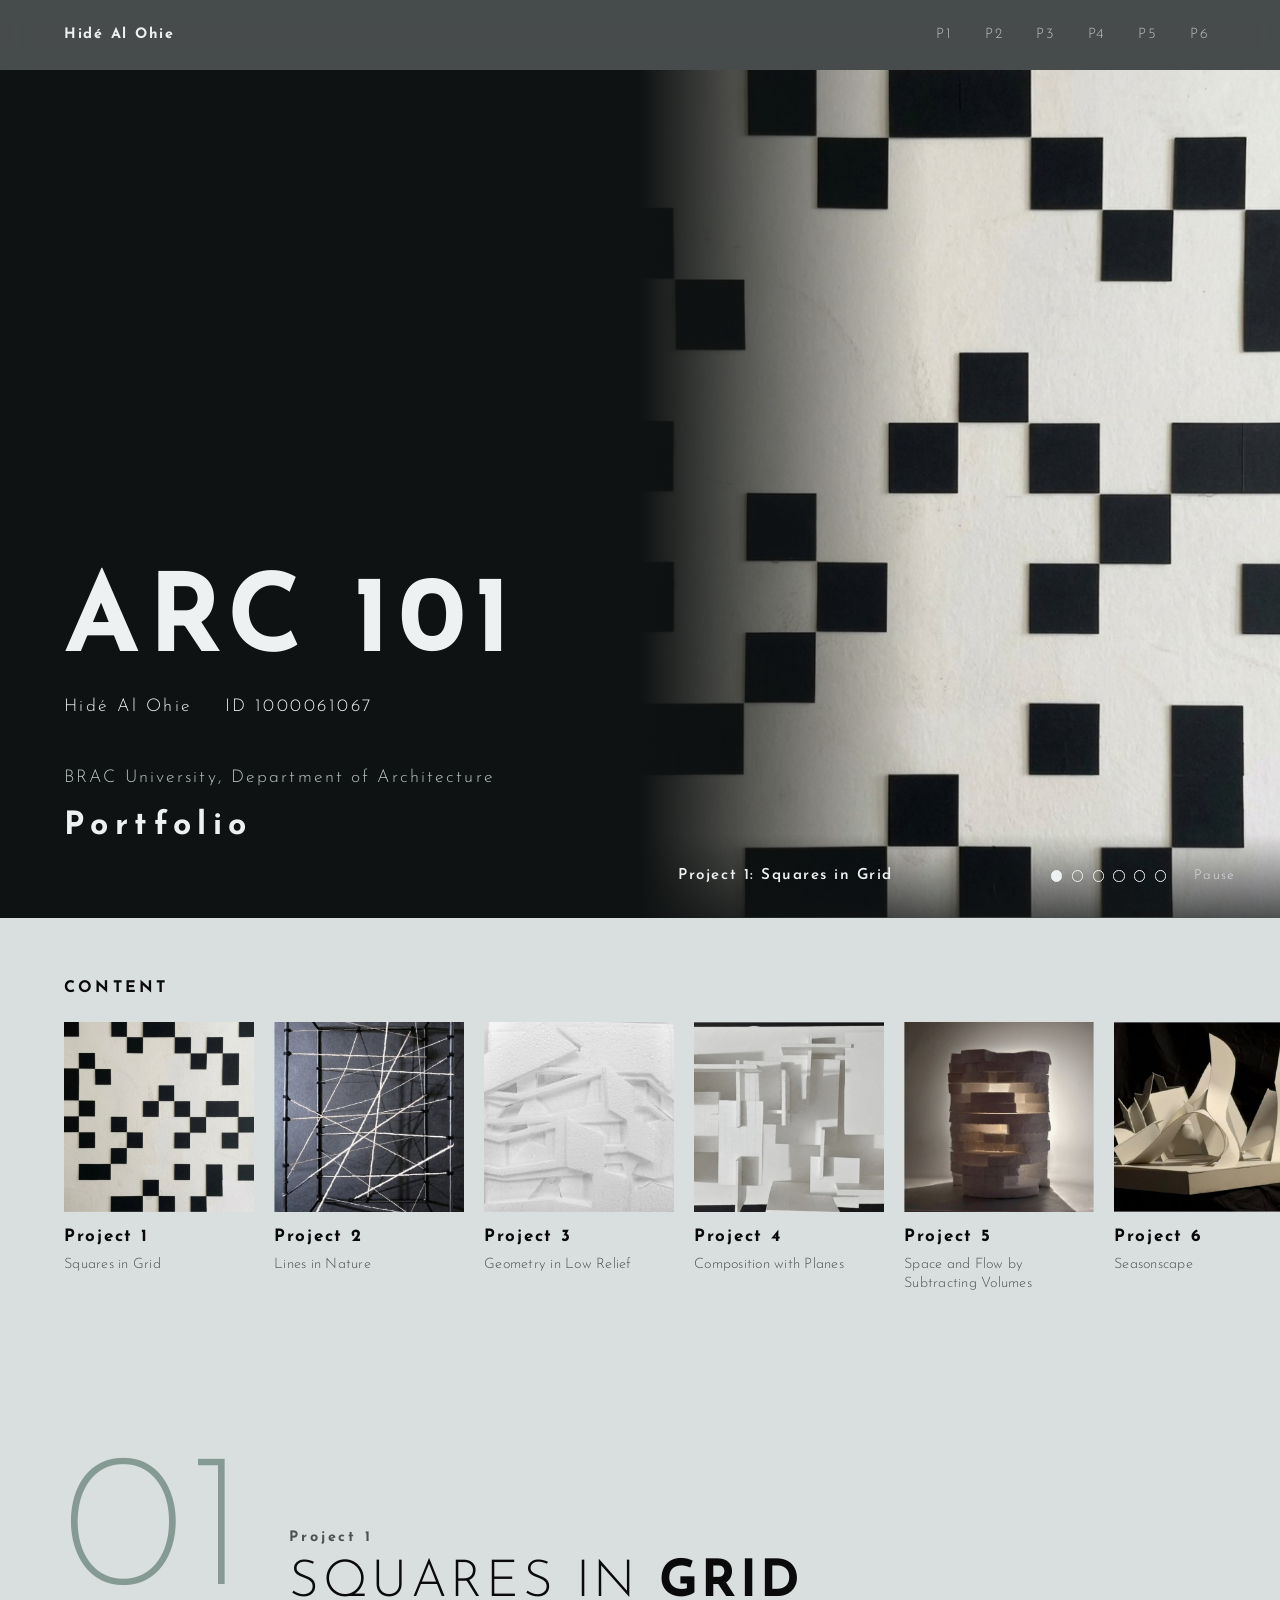
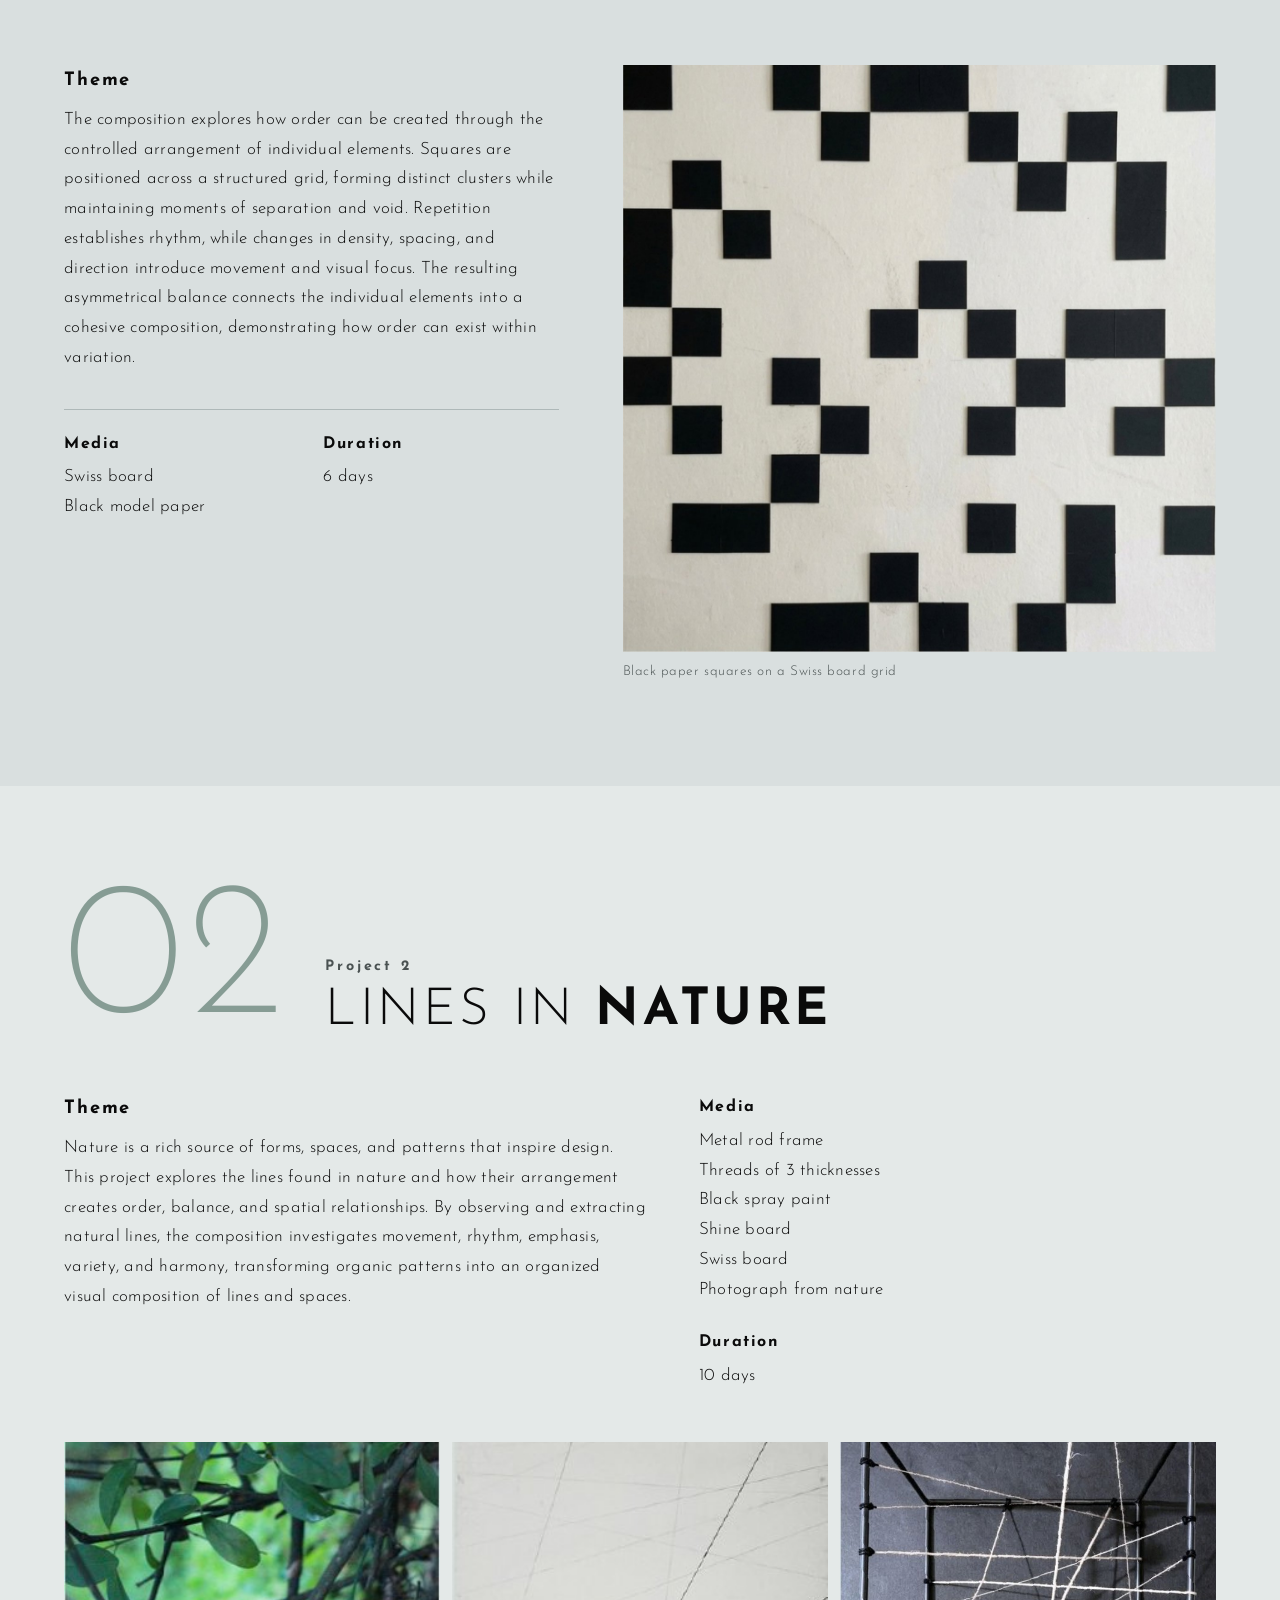
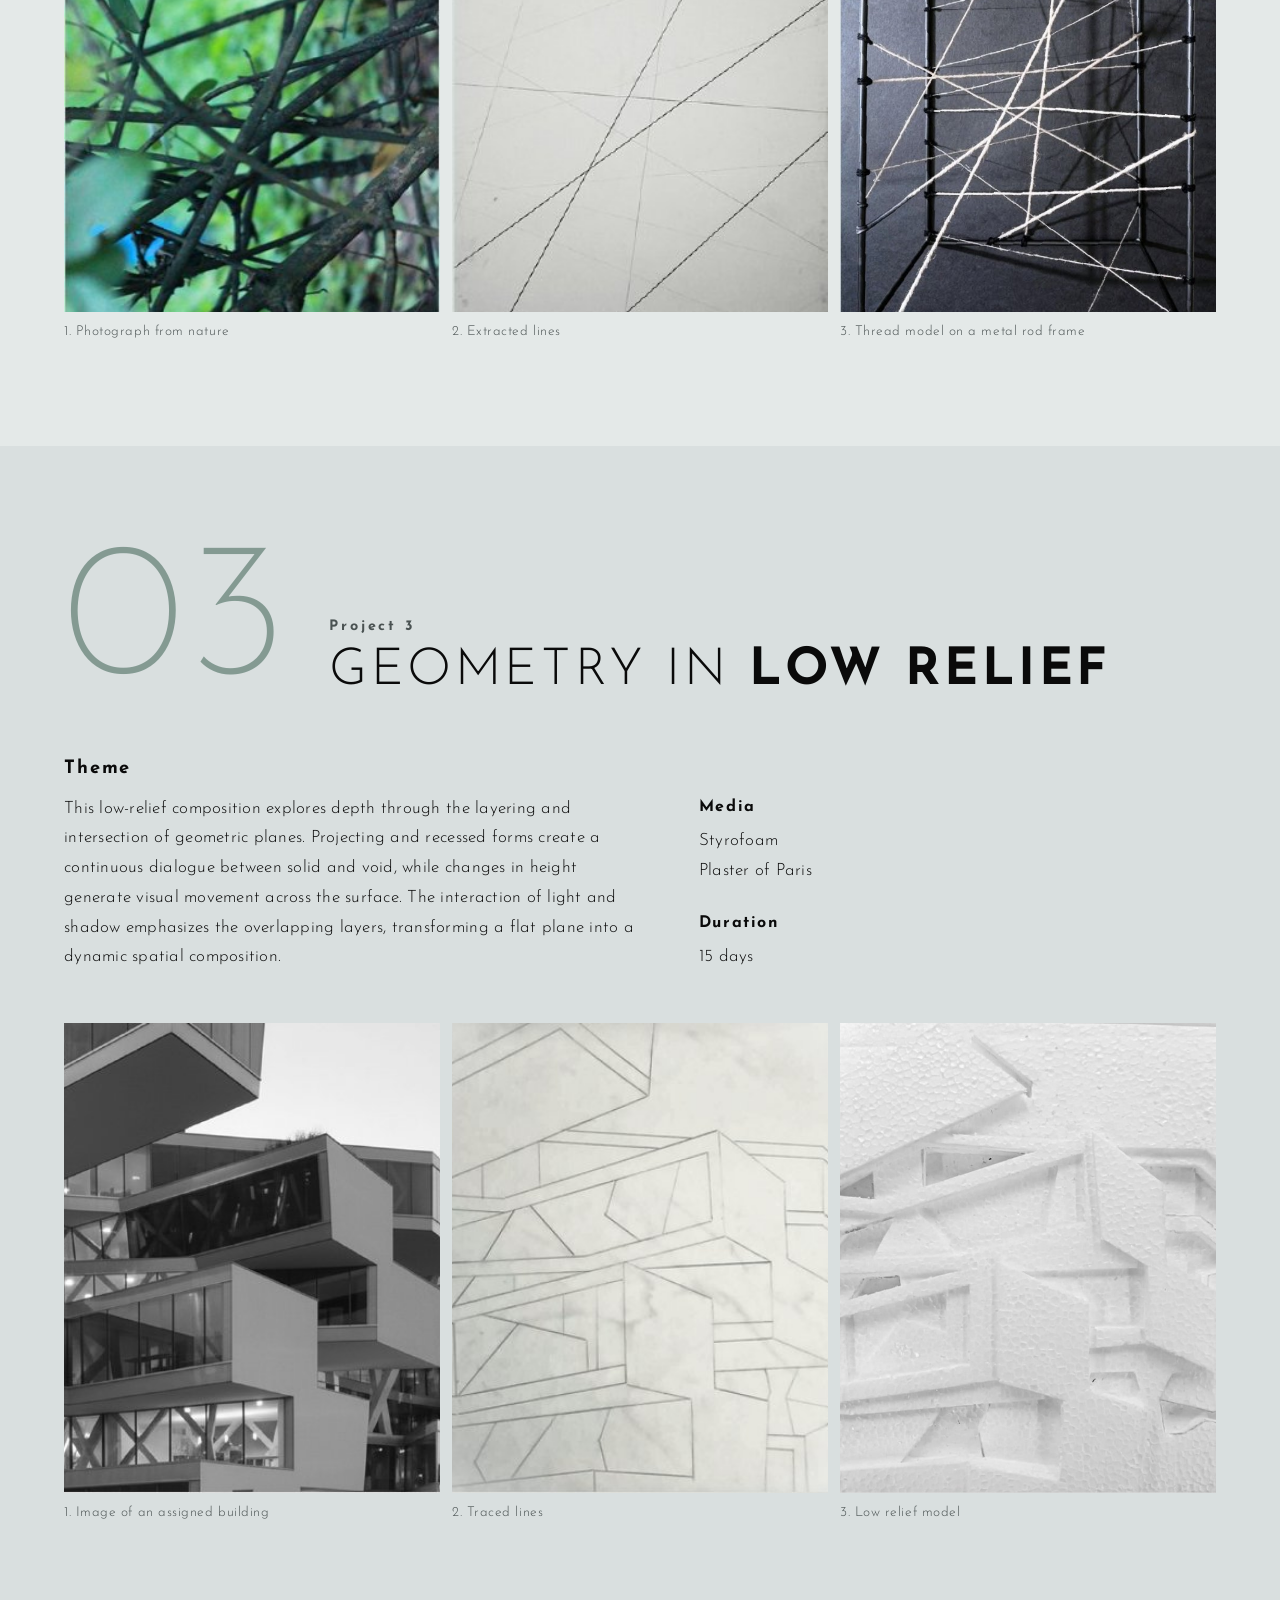
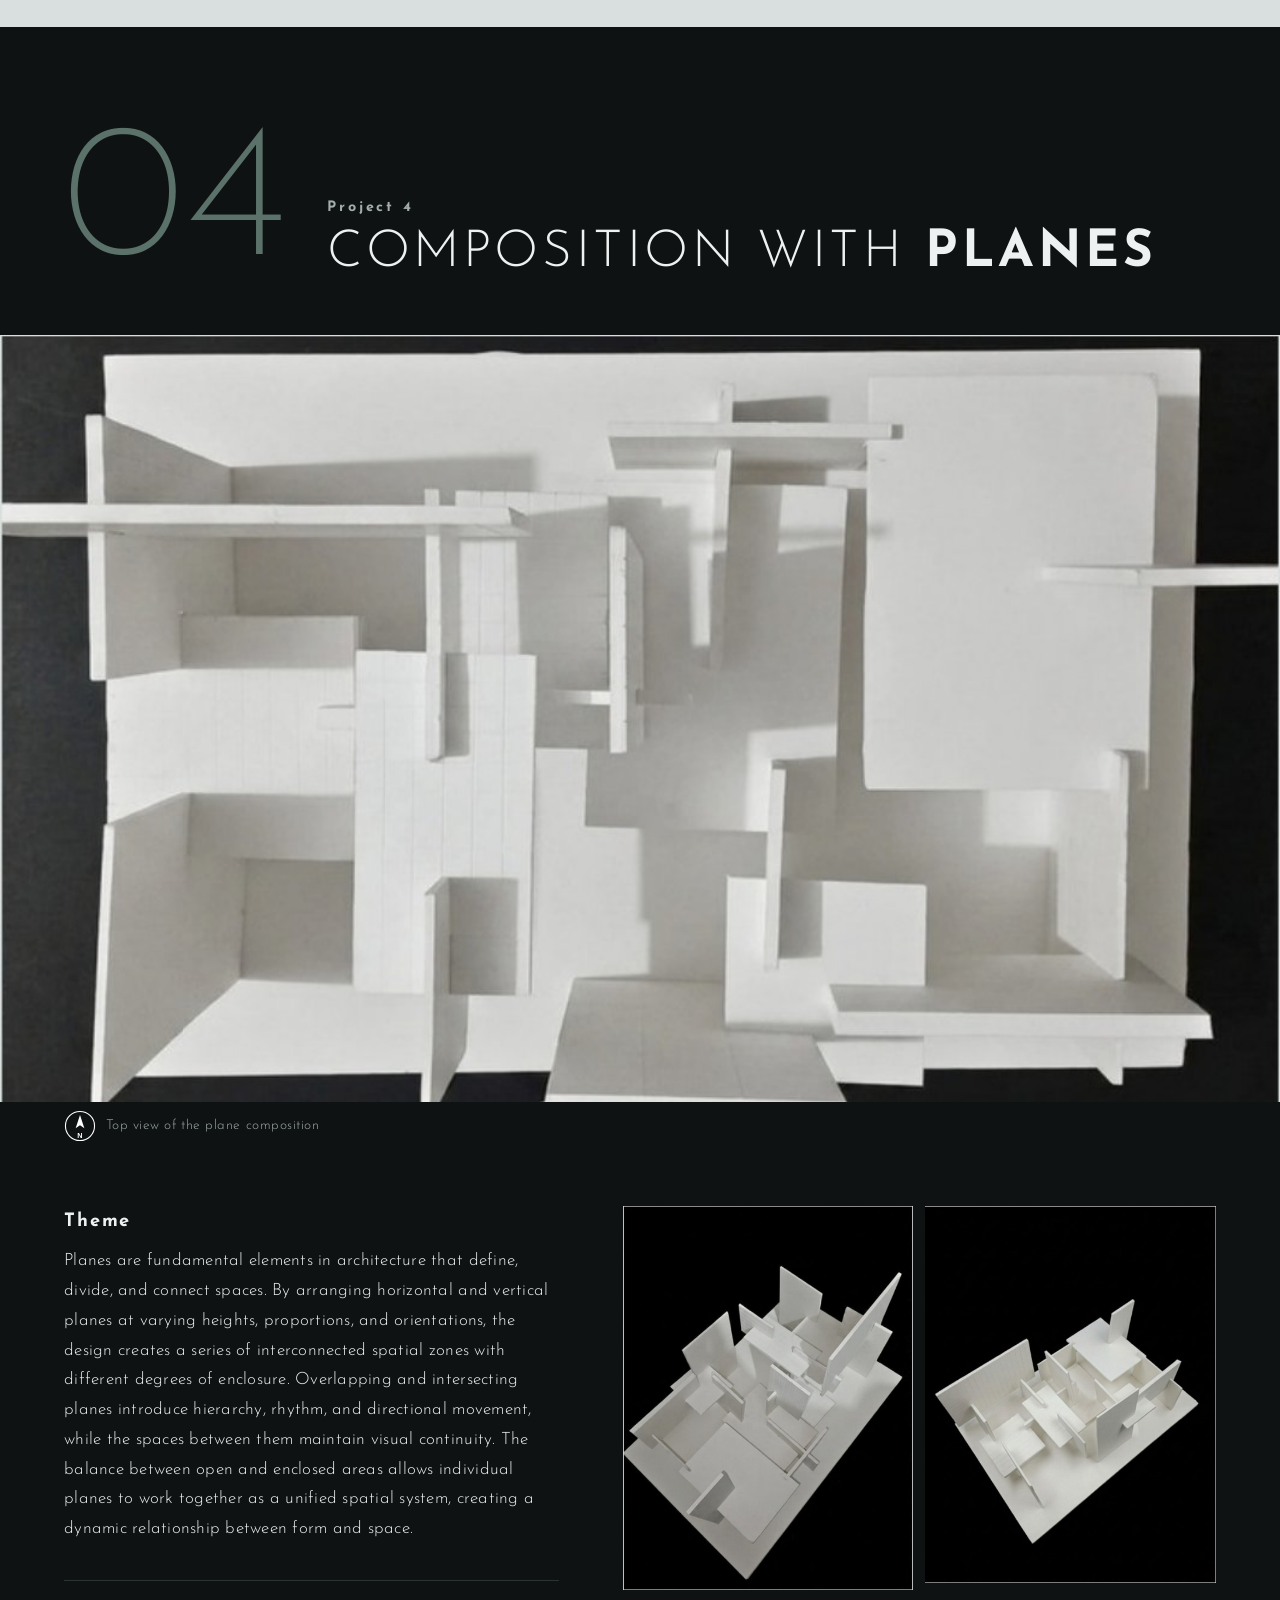
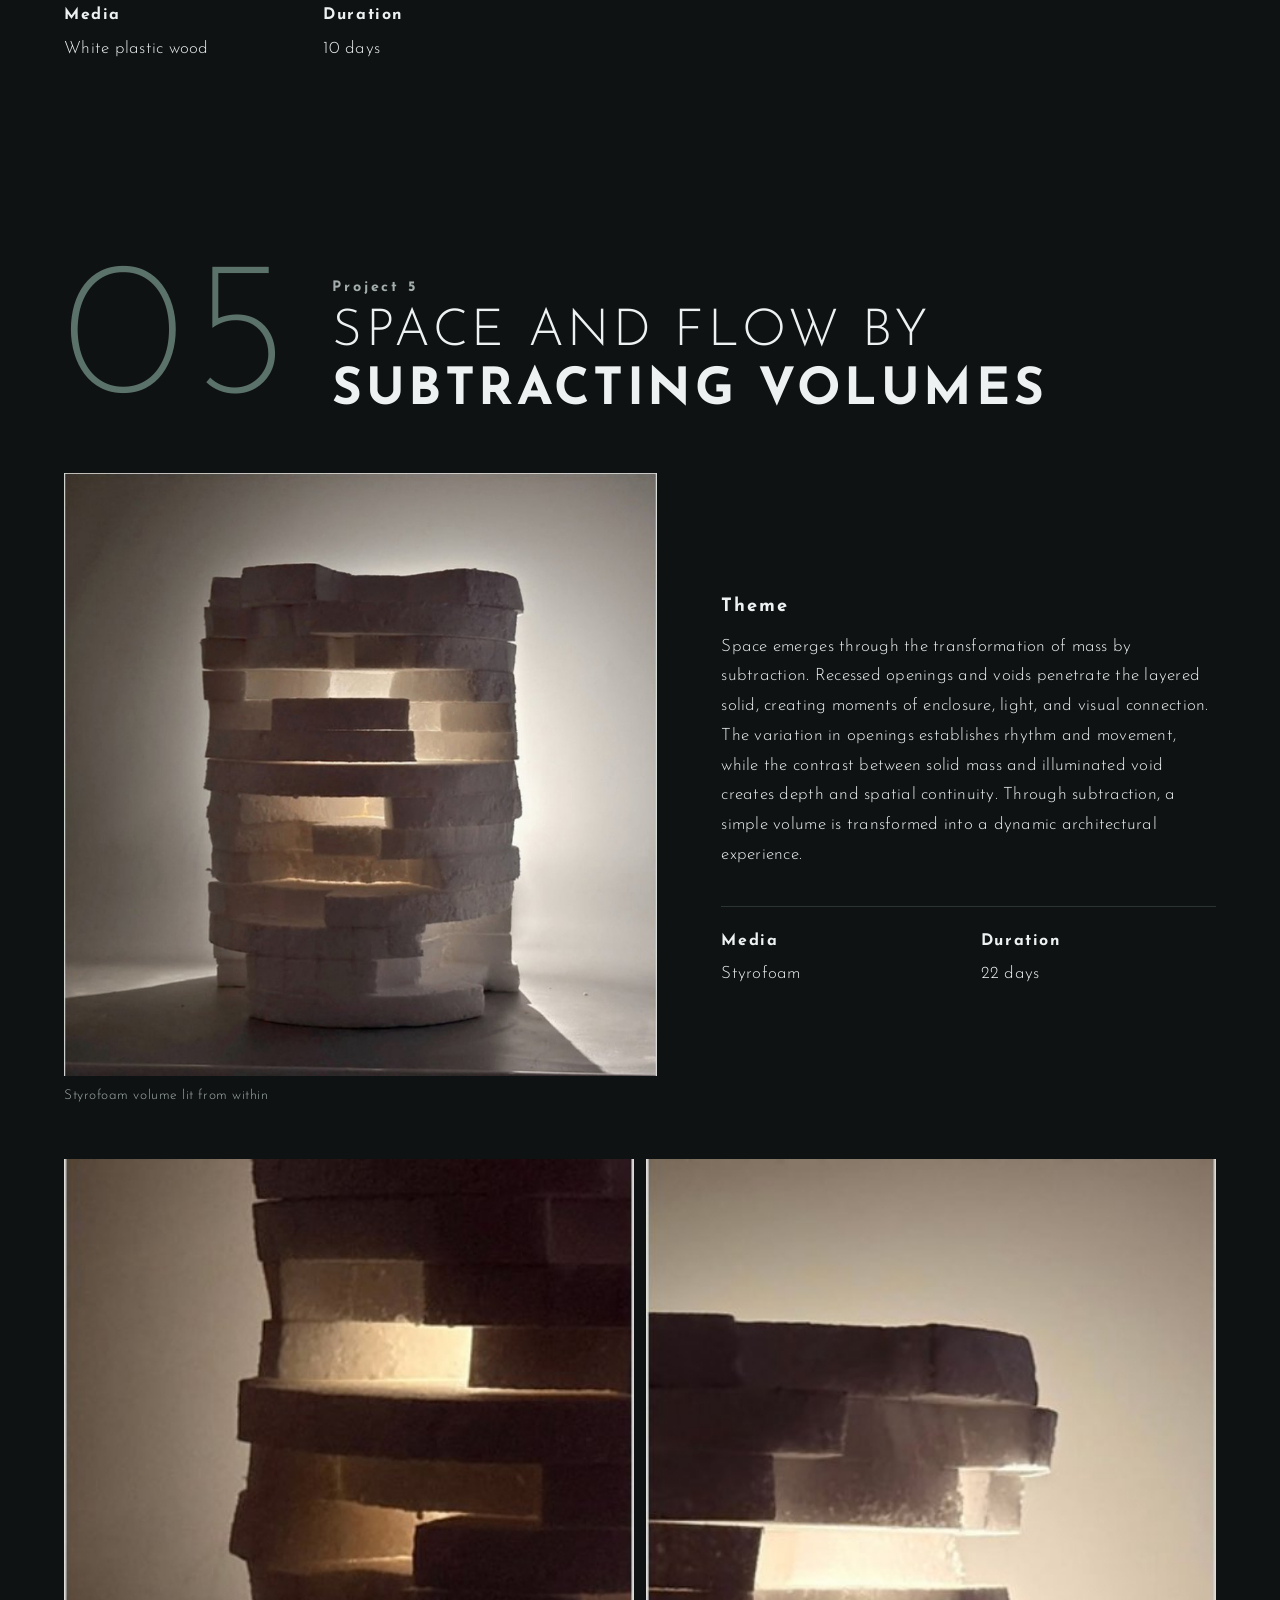
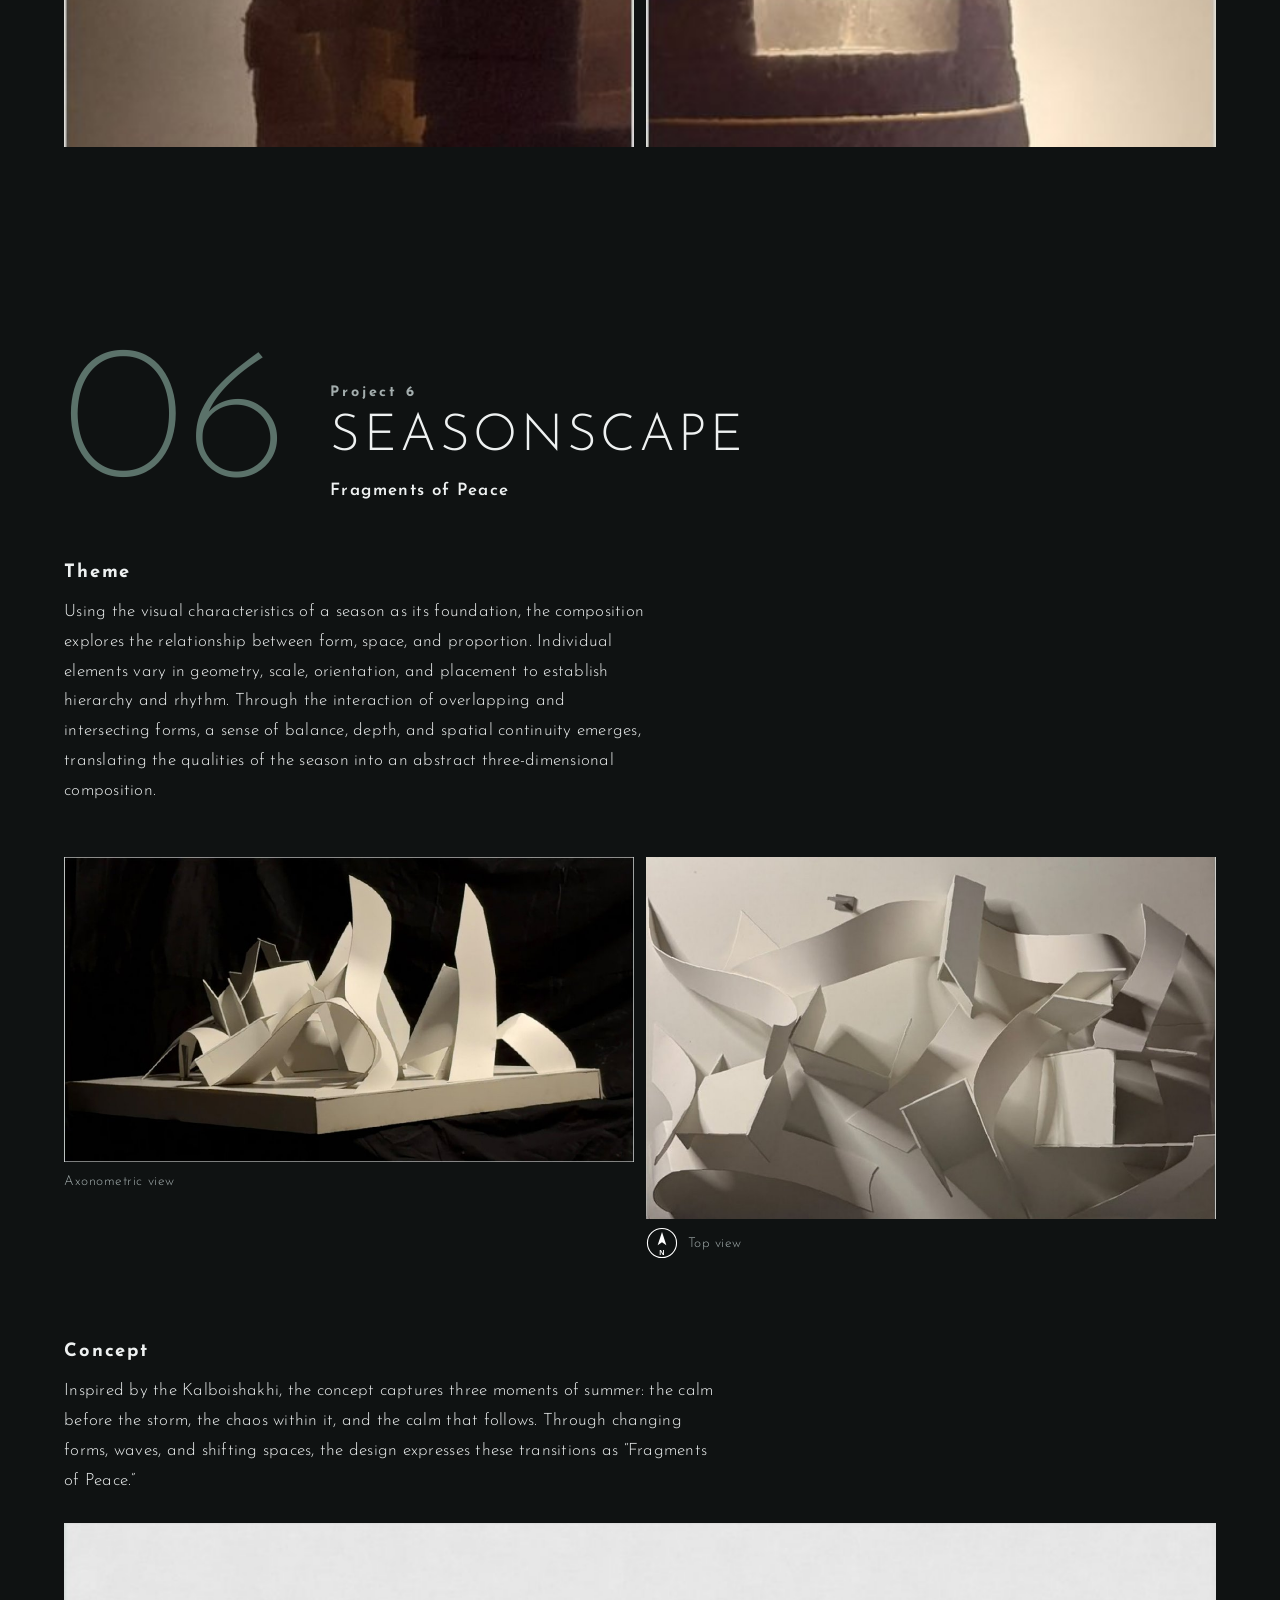
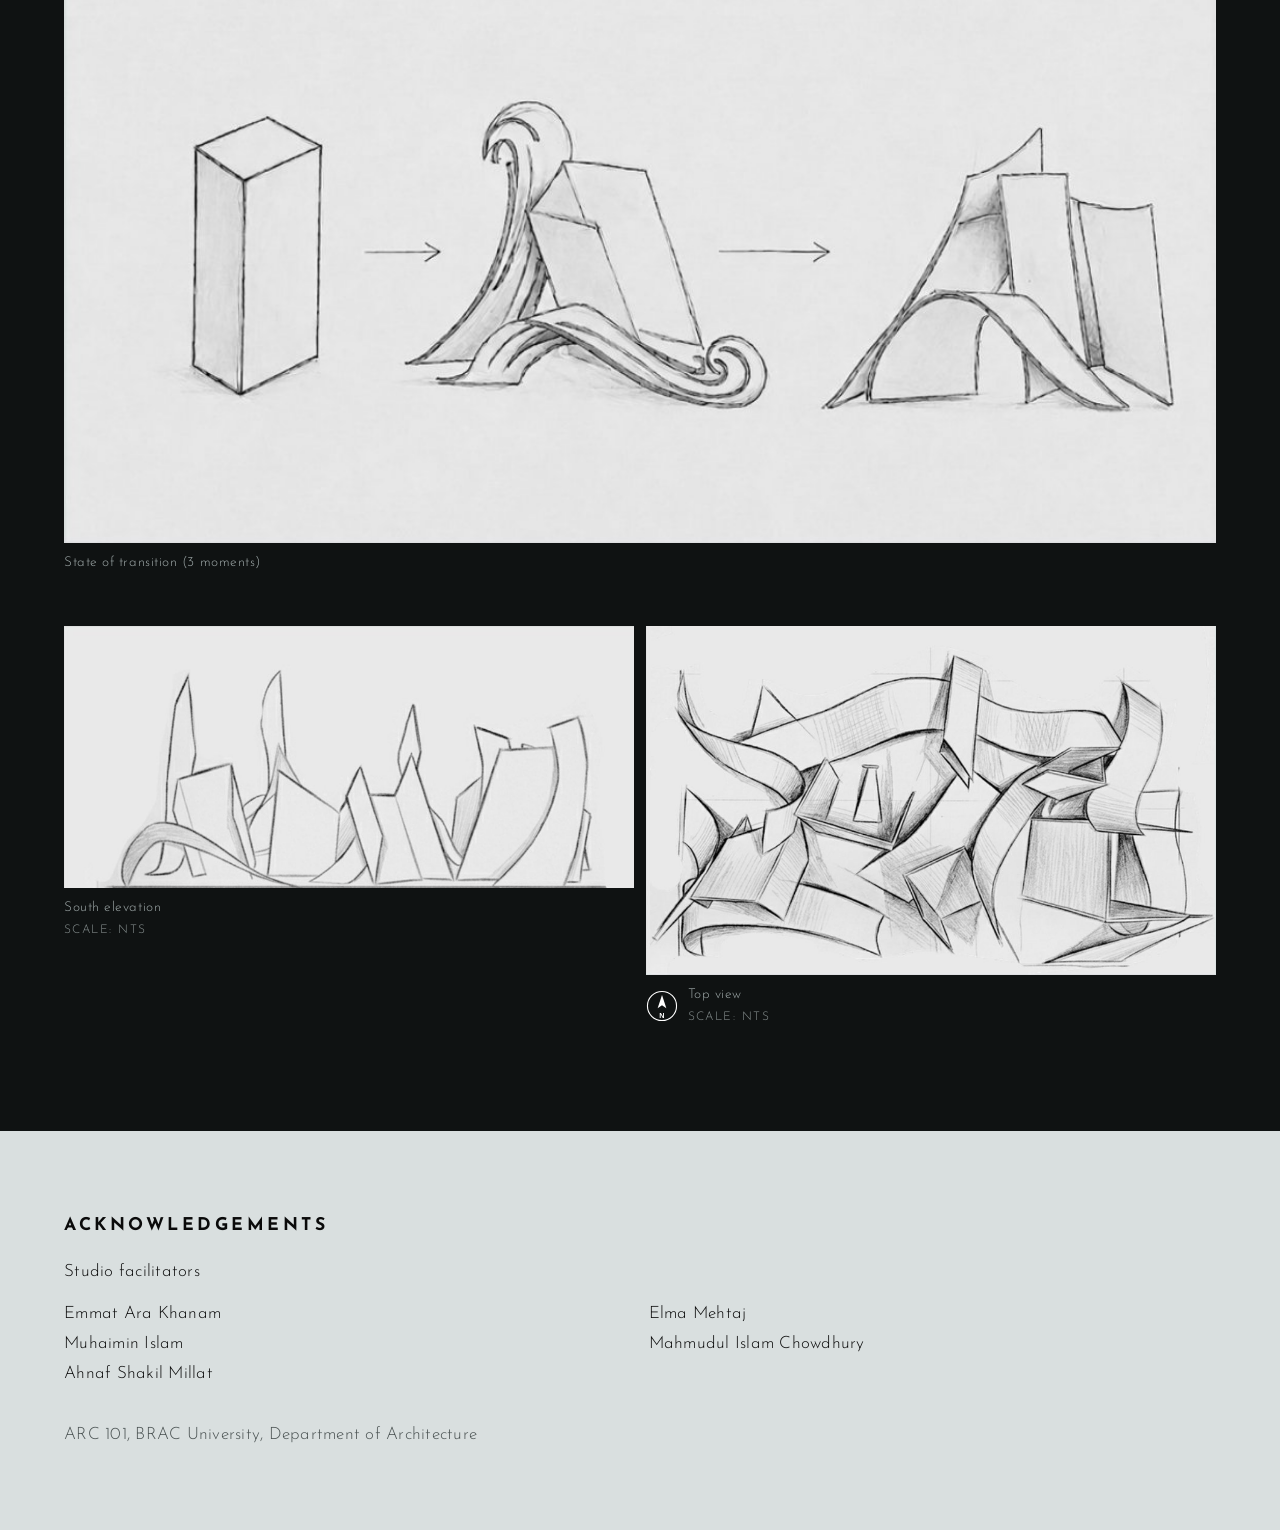
<file: my-portfolio/index.html>
<!DOCTYPE html><html lang="en"><head><meta charset="utf-8"><title>Hidé Al Ohie — ARC 101 Portfolio</title>
<meta name="viewport" content="width=device-width, initial-scale=1, viewport-fit=cover">
<link rel="preconnect" href="https://fonts.googleapis.com"><link rel="preconnect" href="https://fonts.gstatic.com" crossorigin>
<link href="https://fonts.googleapis.com/css2?family=Josefin+Sans:wght@200;300;400;600;700&display=swap" rel="stylesheet">
<link rel="stylesheet" href="style.css"></head><body>
<nav><b>Hidé Al Ohie</b><a href="#p1">P1</a><a href="#p2">P2</a><a href="#p3">P3</a><a href="#p4">P4</a><a href="#p5">P5</a><a href="#p6">P6</a></nav>
<header class="hero"><div class="pic" aria-roledescription="carousel" aria-label="Project slideshow"><img class="sl on" src="images/project1-squares-in-grid.jpg" alt="Squares in Grid"><img class="sl" src="images/project2-thread-model.jpg" alt="Lines in Nature"><img class="sl" src="images/project3-low-relief.jpg" alt="Geometry in Low Relief"><img class="sl" src="images/project4-top-view.jpg" alt="Composition with Planes"><img class="sl" src="images/project5-subtracted-volume.jpg" alt="Space and Flow by Subtracting Volumes"><img class="sl" src="images/project6-axonometric-view.jpg" alt="Seasonscape"><div class="ctl"><a id="hcap" href="#p1"></a><div class="dots"><button class="dot" aria-label="Show project 1"></button><button class="dot" aria-label="Show project 2"></button><button class="dot" aria-label="Show project 3"></button><button class="dot" aria-label="Show project 4"></button><button class="dot" aria-label="Show project 5"></button><button class="dot" aria-label="Show project 6"></button><button id="hp" aria-label="Pause slideshow">Pause</button></div></div></div>
<div class="t"><div><h1>ARC 101</h1><p class="who"><span>Hidé Al Ohie</span><span>ID 1000061067</span></p></div>
<p class="course">BRAC University, Department of Architecture<b>Portfolio</b></p></div></header>
<section class="index" id="content"><h2>CONTENT</h2><ul><li><a href="#p1"><span class="thumb"><img src="images/project1-squares-in-grid.jpg" alt=""></span><span class="pn">Project 1</span><span class="pt">Squares in Grid</span></a></li><li><a href="#p2"><span class="thumb"><img src="images/project2-thread-model.jpg" alt=""></span><span class="pn">Project 2</span><span class="pt">Lines in Nature</span></a></li><li><a href="#p3"><span class="thumb"><img src="images/project3-low-relief.jpg" alt=""></span><span class="pn">Project 3</span><span class="pt">Geometry in Low Relief</span></a></li><li><a href="#p4"><span class="thumb"><img src="images/project4-top-view.jpg" alt=""></span><span class="pn">Project 4</span><span class="pt">Composition with Planes</span></a></li><li><a href="#p5"><span class="thumb"><img src="images/project5-subtracted-volume.jpg" alt=""></span><span class="pn">Project 5</span><span class="pt">Space and Flow by Subtracting Volumes</span></a></li><li><a href="#p6"><span class="thumb"><img src="images/project6-axonometric-view.jpg" alt=""></span><span class="pn">Project 6</span><span class="pt">Seasonscape</span></a></li></ul></section>
<section class="project light" id="p1"><div class="phead"><span class="num" aria-hidden="true">01</span><div><p class="plabel">Project 1</p><h2>Squares in <b>Grid</b></h2></div></div><div class="split"><div class="copy"><div class="txt"><h3>Theme</h3><p>The composition explores how order can be created through the controlled arrangement of individual elements. Squares are positioned across a structured grid, forming distinct clusters while maintaining moments of separation and void. Repetition establishes rhythm, while changes in density, spacing, and direction introduce movement and visual focus. The resulting asymmetrical balance connects the individual elements into a cohesive composition, demonstrating how order can exist within variation.</p></div><div class="meta"><div><h4>Media</h4><ul><li>Swiss board</li><li>Black model paper</li></ul></div><div><h4>Duration</h4><p>6 days</p></div></div></div><figure class=""><button class="zoom" aria-label="Enlarge image: Black paper squares on a Swiss board grid"><img src="images/project1-squares-in-grid.jpg" alt="Black paper squares on a Swiss board grid"></button><figcaption class=""><span>Black paper squares on a Swiss board grid</span></figcaption></figure></div></section><section class="project light alt" id="p2"><div class="phead"><span class="num" aria-hidden="true">02</span><div><p class="plabel">Project 2</p><h2>Lines in <b>Nature</b></h2></div></div><div class="split narrow"><div class="copy"><div class="txt"><h3>Theme</h3><p>Nature is a rich source of forms, spaces, and patterns that inspire design. This project explores the lines found in nature and how their arrangement creates order, balance, and spatial relationships. By observing and extracting natural lines, the composition investigates movement, rhythm, emphasis, variety, and harmony, transforming organic patterns into an organized visual composition of lines and spaces.</p></div><div class="meta"><div><h4>Media</h4><ul><li>Metal rod frame</li><li>Threads of 3 thicknesses</li><li>Black spray paint</li><li>Shine board</li><li>Swiss board</li><li>Photograph from nature</li></ul></div><div><h4>Duration</h4><p>10 days</p></div></div></div></div><div class="process"><figure class=""><button class="zoom" aria-label="Enlarge image: 1. Photograph from nature"><img src="images/project2-nature-photo.jpg" alt="1. Photograph from nature"></button><figcaption class=""><span>1. Photograph from nature</span></figcaption></figure><figure class=""><button class="zoom" aria-label="Enlarge image: 2. Extracted lines"><img src="images/project2-extracted-lines.jpg" alt="2. Extracted lines"></button><figcaption class=""><span>2. Extracted lines</span></figcaption></figure><figure class=""><button class="zoom" aria-label="Enlarge image: 3. Thread model on a metal rod frame"><img src="images/project2-thread-model.jpg" alt="3. Thread model on a metal rod frame"></button><figcaption class=""><span>3. Thread model on a metal rod frame</span></figcaption></figure></div></section><section class="project light" id="p3"><div class="phead"><span class="num" aria-hidden="true">03</span><div><p class="plabel">Project 3</p><h2>Geometry in <b>Low Relief</b></h2></div></div><div class="split narrow"><div class="copy"><div class="txt"><h3>Theme</h3><p>This low-relief composition explores depth through the layering and intersection of geometric planes. Projecting and recessed forms create a continuous dialogue between solid and void, while changes in height generate visual movement across the surface. The interaction of light and shadow emphasizes the overlapping layers, transforming a flat plane into a dynamic spatial composition.</p></div><div class="meta"><div><h4>Media</h4><ul><li>Styrofoam</li><li>Plaster of Paris</li></ul></div><div><h4>Duration</h4><p>15 days</p></div></div></div></div><div class="process"><figure class=""><button class="zoom" aria-label="Enlarge image: 1. Image of an assigned building"><img src="images/project3-assigned-building.jpg" alt="1. Image of an assigned building"></button><figcaption class=""><span>1. Image of an assigned building</span></figcaption></figure><figure class=""><button class="zoom" aria-label="Enlarge image: 2. Traced lines"><img src="images/project3-traced-lines.jpg" alt="2. Traced lines"></button><figcaption class=""><span>2. Traced lines</span></figcaption></figure><figure class=""><button class="zoom" aria-label="Enlarge image: 3. Low relief model"><img src="images/project3-low-relief.jpg" alt="3. Low relief model"></button><figcaption class=""><span>3. Low relief model</span></figcaption></figure></div></section><section class="project dark" id="p4"><div class="phead"><span class="num" aria-hidden="true">04</span><div><p class="plabel">Project 4</p><h2>Composition with <b>Planes</b></h2></div></div><figure class="bleed"><button class="zoom" aria-label="Enlarge image: Top view of the plane composition"><img src="images/project4-top-view.jpg" alt="Top view of the plane composition"></button><figcaption class="cn"><svg class="north" viewBox="0 0 44 44" role="img" aria-label="North"><circle cx="22" cy="22" r="20" fill="rgba(15,18,18,.6)" stroke="#fff" stroke-width="1.5"/><path d="M22 7 L28 25 L22 21 L16 25 Z" fill="#fff"/><text x="22" y="39" text-anchor="middle" font-size="10" font-weight="700" fill="#fff" font-family="sans-serif">N</text></svg><span>Top view of the plane composition</span></figcaption></figure><div class="split"><div class="copy"><div class="txt"><h3>Theme</h3><p>Planes are fundamental elements in architecture that define, divide, and connect spaces. By arranging horizontal and vertical planes at varying heights, proportions, and orientations, the design creates a series of interconnected spatial zones with different degrees of enclosure. Overlapping and intersecting planes introduce hierarchy, rhythm, and directional movement, while the spaces between them maintain visual continuity. The balance between open and enclosed areas allows individual planes to work together as a unified spatial system, creating a dynamic relationship between form and space.</p></div><div class="meta"><div><h4>Media</h4><ul><li>White plastic wood</li></ul></div><div><h4>Duration</h4><p>10 days</p></div></div></div><div class="pair"><figure class=""><button class="zoom" aria-label="Enlarge image"><img src="images/project4-view-a.jpg" alt=""></button></figure><figure class=""><button class="zoom" aria-label="Enlarge image"><img src="images/project4-view-b.jpg" alt=""></button></figure></div></div></section><section class="project dark" id="p5"><div class="phead"><span class="num" aria-hidden="true">05</span><div><p class="plabel">Project 5</p><h2>Space and Flow by <b>Subtracting Volumes</b></h2></div></div><div class="split tower"><figure class=""><button class="zoom" aria-label="Enlarge image: Styrofoam volume lit from within"><img src="images/project5-subtracted-volume.jpg" alt="Styrofoam volume lit from within"></button><figcaption class=""><span>Styrofoam volume lit from within</span></figcaption></figure><div><div class="copy"><div class="txt"><h3>Theme</h3><p>Space emerges through the transformation of mass by subtraction. Recessed openings and voids penetrate the layered solid, creating moments of enclosure, light, and visual connection. The variation in openings establishes rhythm and movement, while the contrast between solid mass and illuminated void creates depth and spatial continuity. Through subtraction, a simple volume is transformed into a dynamic architectural experience.</p></div><div class="meta"><div><h4>Media</h4><ul><li>Styrofoam</li></ul></div><div><h4>Duration</h4><p>22 days</p></div></div></div></div></div><div class="pair wide"><figure class=""><button class="zoom" aria-label="Enlarge image"><img src="images/project5-detail-a.jpg" alt=""></button></figure><figure class=""><button class="zoom" aria-label="Enlarge image"><img src="images/project5-detail-b.jpg" alt=""></button></figure></div></section><section class="project dark" id="p6"><div class="phead"><span class="num" aria-hidden="true">06</span><div><p class="plabel">Project 6</p><h2>Seasonscape</h2><p class=sub>Fragments of Peace</p></div></div><div class="split narrow"><div class="copy"><div class="txt"><h3>Theme</h3><p>Using the visual characteristics of a season as its foundation, the composition explores the relationship between form, space, and proportion. Individual elements vary in geometry, scale, orientation, and placement to establish hierarchy and rhythm. Through the interaction of overlapping and intersecting forms, a sense of balance, depth, and spatial continuity emerges, translating the qualities of the season into an abstract three-dimensional composition.</p></div></div></div><div class="pair wide stack"><figure class=""><button class="zoom" aria-label="Enlarge image: Axonometric view"><img src="images/project6-axonometric-view.jpg" alt="Axonometric view"></button><figcaption class=""><span>Axonometric view</span></figcaption></figure><figure class=""><button class="zoom" aria-label="Enlarge image: Top view"><img src="images/project6-top-view.jpg" alt="Top view"></button><figcaption class="cn"><svg class="north" viewBox="0 0 44 44" role="img" aria-label="North"><circle cx="22" cy="22" r="20" fill="rgba(15,18,18,.6)" stroke="#fff" stroke-width="1.5"/><path d="M22 7 L28 25 L22 21 L16 25 Z" fill="#fff"/><text x="22" y="39" text-anchor="middle" font-size="10" font-weight="700" fill="#fff" font-family="sans-serif">N</text></svg><span>Top view</span></figcaption></figure></div><div class="concept"><h3>Concept</h3><p>Inspired by the Kalboishakhi, the concept captures three moments of summer: the calm before the storm, the chaos within it, and the calm that follows. Through changing forms, waves, and shifting spaces, the design expresses these transitions as “Fragments of Peace.”</p></div><figure class="band"><button class="zoom" aria-label="Enlarge image: State of transition (3 moments)"><img src="images/project6-concept-transition.jpg" alt="State of transition (3 moments)"></button><figcaption class=""><span>State of transition (3 moments)</span></figcaption></figure><div class="pair wide drawings"><figure class="sketch"><button class="zoom" aria-label="Enlarge image: South elevation"><img src="images/project6-south-elevation.jpg" alt="South elevation"></button><figcaption class=""><span>South elevation<small>SCALE: NTS</small></span></figcaption></figure><figure class="sketch"><button class="zoom" aria-label="Enlarge image: Top view"><img src="images/project6-top-view-drawing.jpg" alt="Top view"></button><figcaption class="cn"><svg class="north" viewBox="0 0 44 44" role="img" aria-label="North"><circle cx="22" cy="22" r="20" fill="rgba(15,18,18,.6)" stroke="#fff" stroke-width="1.5"/><path d="M22 7 L28 25 L22 21 L16 25 Z" fill="#fff"/><text x="22" y="39" text-anchor="middle" font-size="10" font-weight="700" fill="#fff" font-family="sans-serif">N</text></svg><span>Top view<small>SCALE: NTS</small></span></figcaption></figure></div></section>
<footer><h2>ACKNOWLEDGEMENTS</h2><p style="margin:0 0 .75rem;color:#0a0a0a">Studio facilitators</p><ul><li>Emmat Ara Khanam</li><li>Muhaimin Islam</li><li>Ahnaf Shakil Millat</li><li>Elma Mehtaj</li><li>Mahmudul Islam Chowdhury</li></ul><p>ARC 101, BRAC University, Department of Architecture</p></footer>
<dialog id="lb"><div class="stage"><img alt=""><p id="cap" style="color:#b9c4c4;position:absolute;bottom:1rem;margin:0"></p></div><button id="prev" aria-label="Previous image">‹</button><button id="next" aria-label="Next image">›</button><button id="close" aria-label="Close">×</button></dialog>
<script src="script.js"></script></body></html>
</file>
<file: my-portfolio/style.css>
:root{box-sizing:border-box;--bg:#d9dfdf;--ink:#0a0a0a;--mute:#4a5252;--line:#aeb8b8;--panel:#e6eaea;--accent:#6f8a80;padding-top:env(safe-area-inset-top,0px);padding-bottom:env(safe-area-inset-bottom,0px)}
@media (prefers-color-scheme:dark){:root:not([data-theme="light"]){--bg:#161a1a;--ink:#eef1f1;--mute:#a3adad;--line:#394141;--panel:#1d2222}}
:root[data-theme="dark"]{--bg:#161a1a;--ink:#eef1f1;--mute:#a3adad;--line:#394141;--panel:#1d2222}
html{scroll-padding-top:calc(env(safe-area-inset-top,0px) + 56px);scroll-behavior:smooth}
*,*:before,*:after{box-sizing:inherit}
body{margin:0;background:var(--bg);color:var(--ink);font:300 1.0625rem/1.75 'Josefin Sans',system-ui,sans-serif;letter-spacing:.015em}
a{color:inherit} img{max-width:100%;display:block}
:focus-visible{outline:2px solid var(--accent);outline-offset:3px}
nav{position:sticky;top:env(safe-area-inset-top,0px);z-index:5;display:flex;gap:1.25rem;align-items:center;padding:.85rem clamp(1rem,5vw,4rem);background:rgba(15,18,18,.72);color:#eef1f1;backdrop-filter:blur(10px);overflow-x:auto;white-space:nowrap;font-size:.9rem;letter-spacing:.12em}
nav b{font-weight:700;margin-right:auto} nav a{text-decoration:none;opacity:.7} nav a:hover{opacity:1;color:#a9c2b8}
.hero{position:relative;min-height:calc(100svh - 52px);background:#0f1212;color:#eef1f1;display:grid;grid-template-columns:minmax(0,1fr) minmax(0,1fr);overflow:hidden}
.hero .pic{grid-column:2;grid-row:1;position:relative;}
.hero .pic .sl{position:absolute;inset:0;width:100%;height:100%;object-fit:cover;opacity:0;transition:opacity 1.4s ease}.hero .pic .sl.on{opacity:1}
.ctl{position:absolute;z-index:2;left:0;right:0;bottom:0;padding:1.25rem clamp(1rem,3vw,2.5rem);display:flex;justify-content:space-between;align-items:center;gap:1rem;flex-wrap:wrap;background:linear-gradient(0deg,rgba(15,18,18,.7),transparent)}
.ctl a{text-decoration:none;font-weight:600;letter-spacing:.1em;font-size:.95rem}.dots{display:flex;gap:.6rem;align-items:center}
.dot{width:.7rem;height:.7rem;border-radius:50%;border:1px solid #eef1f1;background:transparent;padding:0;cursor:pointer}.dot.on{background:#eef1f1}
#hp{background:none;border:0;color:#eef1f1;font:inherit;font-size:.85rem;letter-spacing:.1em;cursor:pointer;margin-left:.75rem;opacity:.8}
.hero .pic:after{content:"";position:absolute;z-index:1;pointer-events:none;inset:0;background:linear-gradient(90deg,#0f1212 0%,rgba(15,18,18,0) 45%)}
.hero .t{grid-column:1;grid-row:1;z-index:1;padding:clamp(1.5rem,5vw,4rem);display:flex;flex-direction:column;justify-content:flex-end;gap:2.5rem}
.hero h1{font-weight:700;font-size:clamp(3.2rem,8.5vw,8.5rem);white-space:nowrap;line-height:.9;margin:0;letter-spacing:.07em}
.hero .who{margin:1.25rem 0 0;font-size:1.1rem;letter-spacing:.14em;display:flex;gap:2rem;flex-wrap:wrap}
.hero .course{font-size:1.1rem;letter-spacing:.12em;margin:0;color:#b9c4c4}.hero .course b{display:block;color:#eef1f1;font-size:2rem;letter-spacing:.2em;margin-top:.25rem}
@keyframes rise{from{opacity:0;transform:scale(1.05)}to{opacity:1;transform:none}}
.index{padding:clamp(2rem,5vw,3.5rem) 0 clamp(2rem,5vw,3.5rem) clamp(1rem,5vw,4rem)}
.index h2{font-size:1rem;letter-spacing:.2em;font-weight:700;margin:0 0 1.25rem}
.index ul{list-style:none;margin:0;padding:0 clamp(1rem,5vw,4rem) .5rem 0;display:flex;gap:1.25rem;overflow-x:auto;scroll-snap-type:x mandatory}
.index li{flex:0 0 190px;scroll-snap-align:start}
.index a{display:grid;gap:.15rem;text-decoration:none}
.thumb{aspect-ratio:1;overflow:hidden;background:var(--panel);margin-bottom:.5rem}
.thumb img{width:100%;height:100%;object-fit:cover;transition:transform .6s} .index a:hover img{transform:scale(1.05)}
.pn{font-weight:700;letter-spacing:.1em} .pt{color:var(--mute);font-size:.9rem;line-height:1.35}
.project{padding:clamp(3.5rem,8vw,7rem) clamp(1rem,5vw,4rem);background:var(--bg);color:var(--ink)}
.project.dark{--bg:#0f1212;--ink:#eef1f1;--mute:#a3adad;--line:#2c3333;--panel:#1a1f1f}
.project.light{--bg:#d9dfdf;--ink:#0a0a0a;--mute:#4a5252;--panel:#e6eaea}
.project.light.alt{--bg:#e4e9e8}
.phead{display:flex;gap:clamp(1rem,3vw,2.5rem);align-items:flex-end;margin-bottom:clamp(2rem,4vw,3.5rem)}
.num{font-weight:200;font-size:clamp(5rem,15vw,12rem);line-height:.8;color:var(--accent);opacity:.8;letter-spacing:.02em}
.plabel{margin:0;font-weight:700;letter-spacing:.2em;font-size:.9rem;color:var(--mute)}
.phead h2{font-weight:300;font-size:clamp(1.6rem,4vw,3.2rem);margin:.25rem 0 0;line-height:1.15;letter-spacing:.07em;text-transform:uppercase}
.phead h2 b{font-weight:700} .sub{margin:.5rem 0 0;font-weight:600;letter-spacing:.08em}
.split{display:grid;grid-template-columns:minmax(0,5fr) minmax(0,6fr);gap:clamp(1.5rem,5vw,4.5rem);align-items:start}
.split.narrow{grid-template-columns:minmax(0,1fr)} .split.narrow .copy{max-width:64rem;display:grid;grid-template-columns:minmax(0,3fr) minmax(0,2fr);gap:clamp(1.5rem,4vw,4rem)}
.split.tower{grid-template-columns:minmax(0,6fr) minmax(0,5fr);align-items:center}
.project.alt .split{direction:ltr}
.copy h3,.concept h3{font-size:1.15rem;font-weight:700;margin:0 0 .5rem;letter-spacing:.1em}
.copy p,.concept p{margin:0;max-width:60ch}
.meta{display:grid;grid-template-columns:1fr 1fr;gap:1.5rem;margin:2.25rem 0 0;padding-top:1.25rem;border-top:1px solid var(--line)}
.split.narrow .meta{grid-template-columns:1fr;margin:0;border:0;padding:0;align-self:end}
.meta h4{margin:0 0 .3rem;font-weight:700;font-size:1rem;letter-spacing:.1em} .meta ul{list-style:none;margin:0;padding:0} .meta p{margin:0}
figure{margin:0}.cn{display:flex;align-items:center;gap:.6rem}.cn .north{width:2rem;height:2rem;flex:none}figcaption small{display:block;font-size:.75rem;letter-spacing:.12em;opacity:.85} figcaption{font-size:.85rem;color:var(--mute);margin-top:.5rem;letter-spacing:.04em}
.zoom{display:block;width:100%;padding:0;border:0;background:var(--panel);cursor:zoom-in;overflow:hidden}
.zoom img{width:100%;height:auto;transition:transform .8s}.zoom:hover img{transform:scale(1.025)}
.process{display:grid;grid-template-columns:1fr 1fr 1fr;gap:.75rem;align-items:end;margin-top:clamp(2rem,4vw,3.5rem)}
.process .zoom{aspect-ratio:4/5}.process .zoom img{height:100%;object-fit:cover}
.step{height:1px;background:var(--mute);margin-bottom:2.6rem;position:relative}.step:after{content:"";position:absolute;right:0;top:-4px;width:8px;height:8px;border-top:1px solid var(--mute);border-right:1px solid var(--mute);transform:rotate(45deg)}
.bleed{margin:0 calc(-1*clamp(1rem,5vw,4rem)) clamp(2.5rem,5vw,4.5rem)} .bleed figcaption{padding:0 clamp(1rem,5vw,4rem)}
.pair{display:grid;grid-template-columns:1fr 1fr;gap:.75rem}.pair.wide{margin-top:clamp(2rem,4vw,3.5rem)}
.concept{max-width:60ch;margin:clamp(3rem,6vw,5.5rem) 0 1.75rem}
.band .zoom{background:#d9dfdf}.drawings .sketch .zoom{background:#d9dfdf}.drawings{margin-top:.75rem}
footer{padding:clamp(3rem,7vw,5rem) clamp(1rem,5vw,4rem);background:#d9dfdf;color:#0a0a0a}
footer h2{font-size:1.1rem;font-weight:700;margin:0 0 1rem;letter-spacing:.2em}footer ul{list-style:none;padding:0;margin:0;columns:2 240px}footer p{color:#4a5252;margin:2rem 0 0}
dialog{border:0;padding:0;background:transparent;max-width:100vw;max-height:100vh;width:100vw;height:100vh}dialog::backdrop{background:rgba(5,7,7,.92)}
dialog .stage{display:grid;place-items:center;height:100%;padding:3.5rem 4rem}dialog img{max-height:calc(100vh - 8rem);max-width:100%;width:auto;margin:auto}
dialog button{position:absolute;background:none;border:0;color:#fff;font:inherit;font-size:2rem;cursor:pointer;padding:.5rem 1rem;opacity:.75}dialog button:hover{opacity:1}
#prev{left:0;top:50%}#next{right:0;top:50%}#close{right:0;top:0}
nav a{padding:.55rem .4rem}.dot{position:relative}.dot:after{content:"";position:absolute;inset:-.65rem}#hp{min-height:44px}
@media (max-width:1000px){.split{grid-template-columns:minmax(0,1fr) minmax(0,1fr)}.split:has(>.pair){grid-template-columns:1fr}.hero h1{font-size:clamp(3rem,9vw,6rem)}}
@media (max-width:700px){
nav{justify-content:space-between;gap:.25rem;padding:.4rem 1rem}nav b{display:none}nav a{flex:1;text-align:center;padding:.65rem .2rem}
.hero{grid-template-columns:1fr;grid-template-rows:min(70vw,420px) auto;min-height:0}.hero .pic{grid-column:1;grid-row:1}.hero .pic:after{background:linear-gradient(0deg,#0f1212,rgba(15,18,18,0) 55%)}.hero .t{grid-column:1;grid-row:2;padding-top:1.5rem;gap:1.5rem}.hero h1{font-size:clamp(2.8rem,15vw,4.5rem)}.hero .course b{font-size:1.5rem}
.ctl{padding:.75rem 1rem}.ctl a{font-size:.85rem}
.index li{flex-basis:150px}
.split,.split.tower,.split.narrow .copy{grid-template-columns:1fr}
.phead{align-items:center;gap:1rem}
.process{display:flex;gap:.75rem;overflow-x:auto;scroll-snap-type:x mandatory;margin-left:calc(-1*clamp(1rem,5vw,4rem));margin-right:calc(-1*clamp(1rem,5vw,4rem));padding:0 clamp(1rem,5vw,4rem) .5rem;scroll-padding:0 clamp(1rem,5vw,4rem);-webkit-overflow-scrolling:touch}
.process figure{flex:0 0 74%;scroll-snap-align:start}
.process:after{content:"";flex:0 0 1px}
.pair.stack,.drawings{grid-template-columns:1fr}
.concept{margin-top:2.5rem}
dialog .stage{padding:3.5rem .75rem}dialog button{font-size:2.25rem;padding:.75rem 1rem}
}
@media (prefers-reduced-motion:reduce){html{scroll-behavior:auto}.hero .pic{animation:none}.zoom img,.thumb img{transition:none}}
</file>
